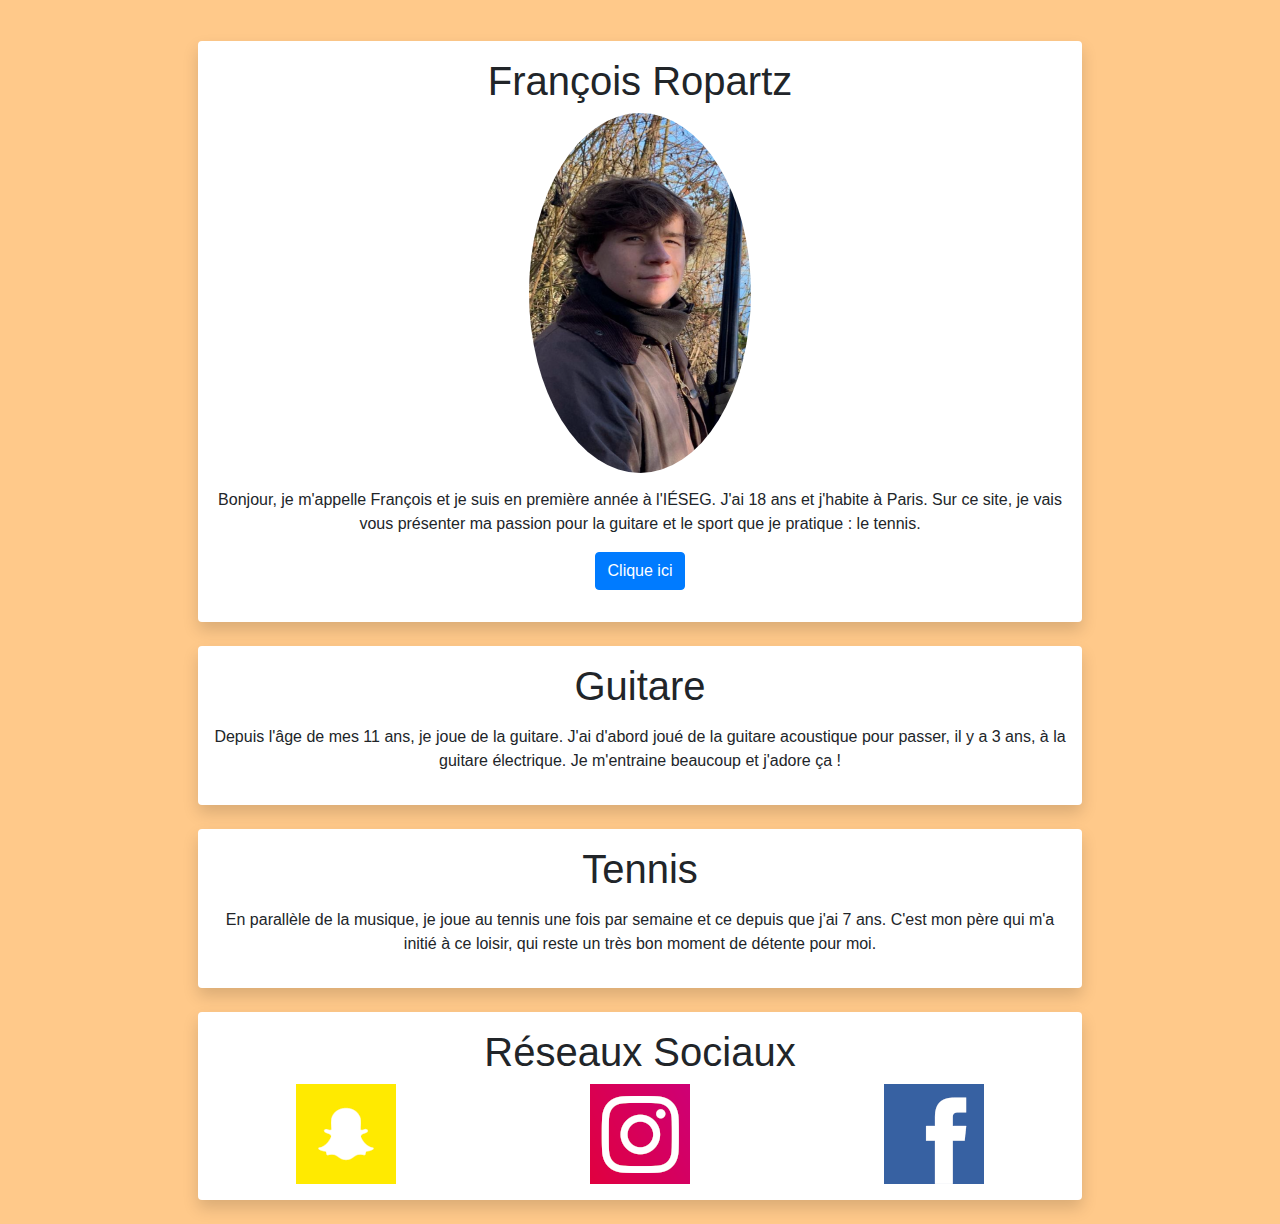
<file: cv/index.html>
<!doctype html>
<html lang="en">
    <head>
        <!-- Required meta tags -->
        <meta charset="utf-8">
        <meta name="viewport" content="width=device-width, initial-scale=1, shrink-to-fit=no">

        <!-- Bootstrap CSS -->
        <link rel="stylesheet" href="https://stackpath.bootstrapcdn.com/bootstrap/4.4.1/css/bootstrap.min.css">
        <link rel="stylesheet" href="style.css">

        <title>François Ropartz</title>
    </head>
    <body>
        <div class="main">
            <div class="block shadow p-3 mb-4 bg-white rounded">
                <h1 class="title">François Ropartz</h1>
                <img src="images/francois.png" class="mx-auto d-block round">
                <p>
                    Bonjour, je m'appelle François et je suis en première année à l'IÉSEG. J'ai 18 ans et j'habite à Paris. Sur ce site, je vais vous présenter ma passion pour la guitare et le sport que je pratique : le tennis.
                </p>
                <p>
                    <a href="https://www.lewagon.com/fr" target="_blank"><button type="button" class="btn btn-primary">Clique ici</button></a>
                </p>
            </div>
            <div class="block shadow p-3 mb-4 bg-white rounded">
                <h1 class="title">Guitare</h1>
                <p>
                    Depuis l'âge de mes 11 ans, je joue de la guitare. J'ai d'abord joué de la guitare acoustique pour passer, il y a 3 ans, à la guitare électrique. Je m'entraine beaucoup et j'adore ça !
                </p>

            </div>
            <div class="block shadow p-3 mb-4 bg-white rounded">
                <h1 class="title">Tennis</h1>
                <p>
                    En parallèle de la musique, je joue au tennis une fois par semaine et ce depuis que j'ai 7 ans. C'est mon père qui m'a initié à ce loisir, qui reste un très bon moment de détente pour moi.
                </p> 
            </div>
            <div class="block shadow p-3 mb-4 bg-white rounded">
                <h1 class="title">Réseaux Sociaux</h1>
                <div class="row">
                    <div class="col">
                        <div class="social">
                            <a href="https://www.snapchat.com/add/francoisropartz" target="_blank"><img src="images/snap.png"></a>
                        </div>
                    </div>
                    <div class="col">
                        <div class="social">
                            <a href="https://www.instagram.com/francoisropartz" target="_blank"><img src="images/insta.png"></a>
                        </div>
                    </div>
                    <div class="col">
                        <div class="social">
                            <a href="https://www.facebook.com/francoisropartz/" target="_blank"><img src="images/fb.png"></a>
                        </div>
                    </div>
                </div>
            </div>
        </div>

    </body>
</html>
</file>
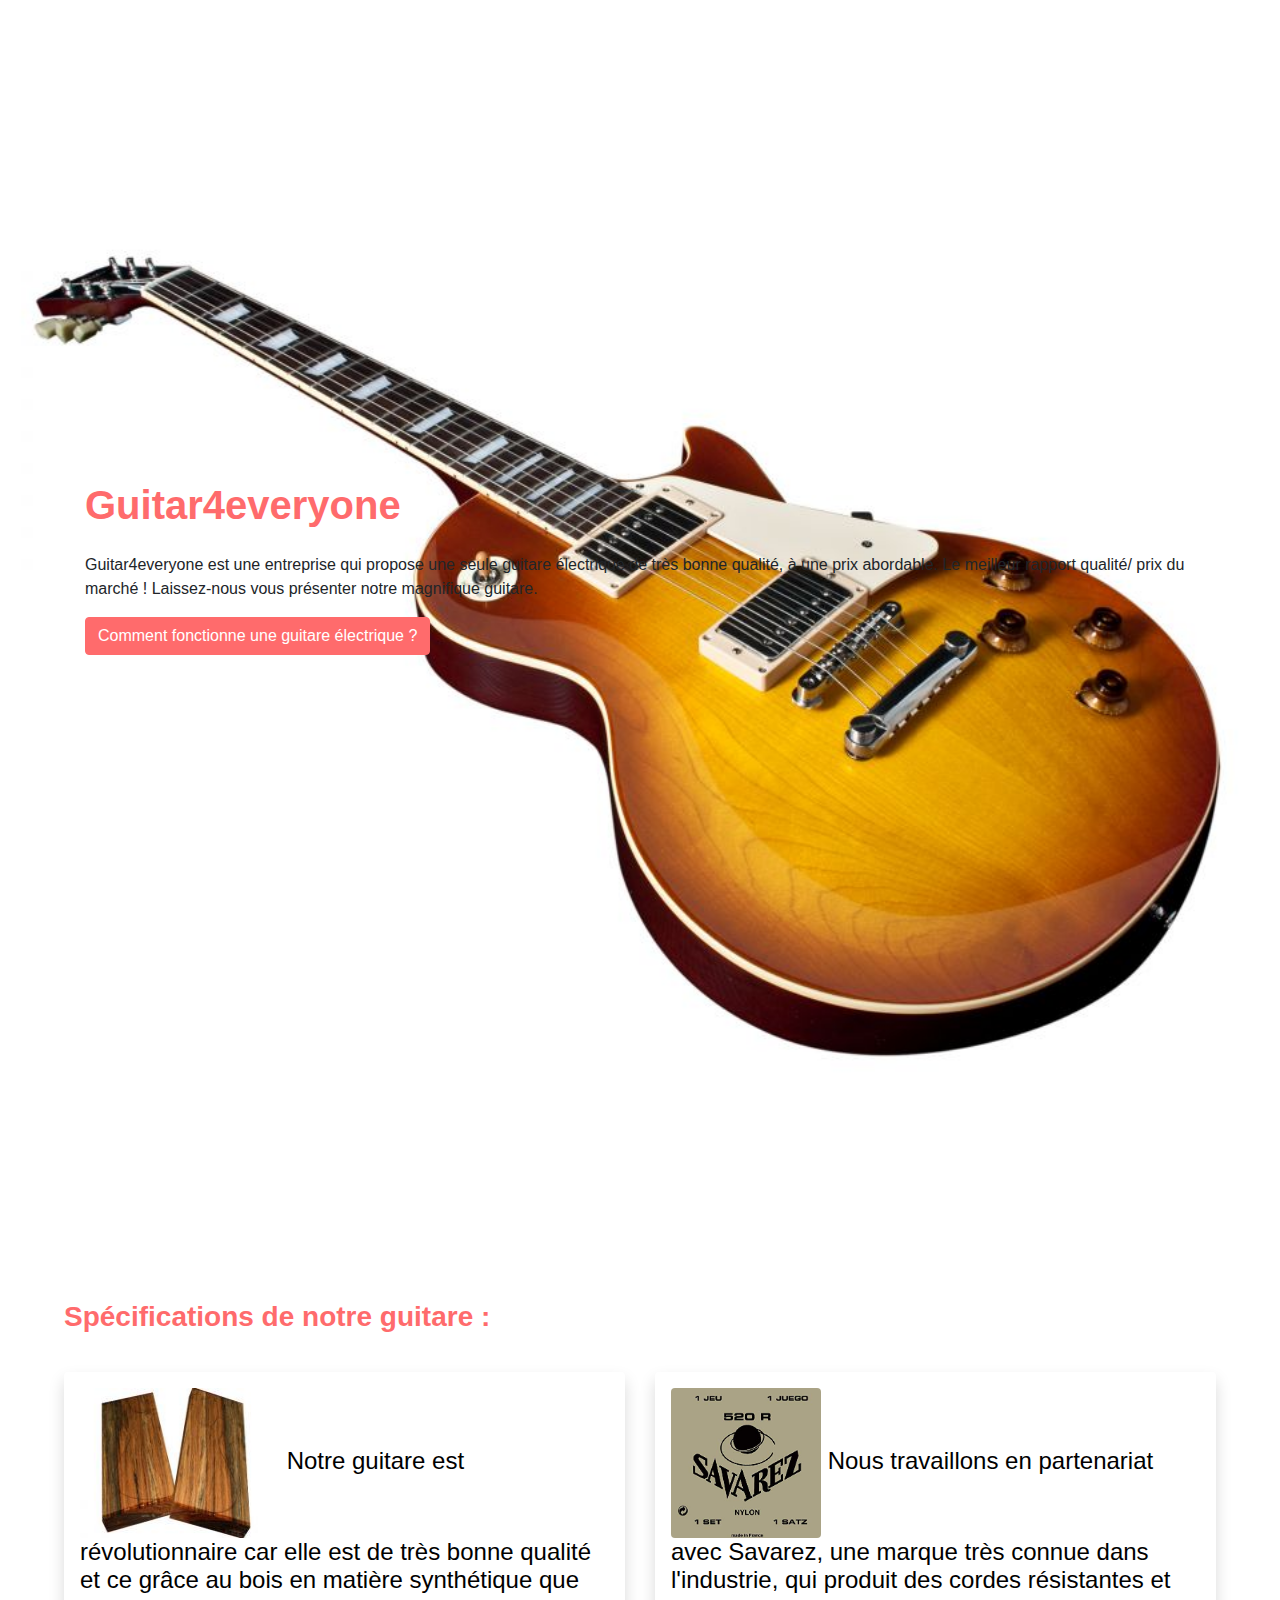
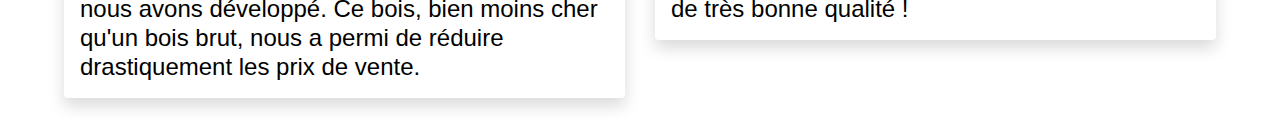
<file: site/index.html>
<!doctype html>
<html lang="en">
    <head>
        <!-- Required meta tags -->
        <meta charset="utf-8">
        <meta name="viewport" content="width=device-width, initial-scale=1, shrink-to-fit=no">

        <!-- Bootstrap CSS -->
        <link rel="stylesheet" href="https://stackpath.bootstrapcdn.com/bootstrap/4.4.1/css/bootstrap.min.css">
        <link rel="stylesheet" href="style.css">

        <title>Guitar4everyone</title>
    </head>
    <body>

        <div class="site-section bg-image gradient-1" style="background-image: url('images/guitare2.jpg'); position: relative;">
            <div class="container" style="position: absolute;top: 0;bottom: 0;left: 0;right: 0;margin: auto;height: 200px;">
                <h1 class="font-weight-bold mb-0 text-black">Guitar4everyone</h1>
                <br>Guitar4everyone est une entreprise qui propose une seule guitare électrique de très bonne qualité, à une prix abordable. Le meilleur rapport qualité/ prix du marché ! Laissez-nous vous présenter notre magnifique guitare.</p>
                <p><a href="https://www.pourlascience.fr/sd/physique/les-infideles-micros-de-la-guitare-electrique-9640.php" target="_blank"><button type="button" class="btn btn-red">Comment fonctionne une guitare électrique ?</button></a></p>
            </div>
        </div>
        <br>
        <div class="main">
            <h3>
                <b>Spécifications de notre guitare : </b>

                <div style="height: 30px;"></div>
            </h3>

            <h4>
                <div class="row">
                    <div class="col">
                        <div class="item shadow p-3 mb-4 bg-white rounded">
                            <img src="images/guitare4.jpg" class="rounded" width=200" height="150">
                            Notre guitare est révolutionnaire car elle est de très bonne qualité et ce grâce au bois en matière synthétique que nous avons développé. Ce bois, bien moins cher qu'un bois brut, nous a permi de réduire drastiquement les prix de vente.
                        </div>
                    </div>
                    <div class="col">
                        <div class="item shadow p-3 mb-4 bg-white rounded">
                            <img src="images/guitare3.jpg" class="rounded" width="150" height="150">
                            Nous travaillons en partenariat avec Savarez, une marque très connue dans l'industrie, qui produit des cordes résistantes et de très bonne qualité !
                        </div>
                    </div>
                </div>
            </h4>
        </div>


        <!-- Optional JavaScript -->
        <!-- jQuery first, then Popper.js, then Bootstrap JS -->
        <script src="https://code.jquery.com/jquery-3.4.1.slim.min.js"></script>
        <script src="https://cdn.jsdelivr.net/npm/popper.js@1.16.0/dist/umd/popper.min.js"></script>
        <script src="https://stackpath.bootstrapcdn.com/bootstrap/4.4.1/js/bootstrap.min.js"></script>
    </body>
</html>
</file>
<file: cv/style.css>
body {
    background-color: #ffc98a;
}

div.main {
    margin-top: 41px;
    width: 69vw;
    margin-left: auto;
    margin-right: auto;
}

div.block {
    padding-top: 10px;
}

h1.title {
    text-align : center;
}

img.round {
    border-radius: 100%;
    width: 222px;
    height: 360px;
}

@media (max-width: 700px) {
    img.round {
        width: 252px;
        height: 172px;
    }
}

p {
    text-align: center;
    margin-top: 15px;
}

div.social a img {
    display: block;
    margin-left: auto;
    margin-right: auto;
}
</file>
<file: site/style.css>
body {
    background-color: white;
}

.bg-image {
    height: 129vh;
    background-size: cover;
    background-position: center center;
}

.btn-red {
    color: #fff;
    background-color: #ff6b6c;
    border-color: #ff6b6c;
}

div.main {
    margin-top: 115px;
    width: 90vw;
    margin-left: auto;
    margin-right: auto;
}
h1 {
    color: #ff6b6c;
    }
h2 {
    color: red;
    }
h3 {
    color: #ff6b6c;
    }
h4 {
    color: #000000;
    }
</file>
